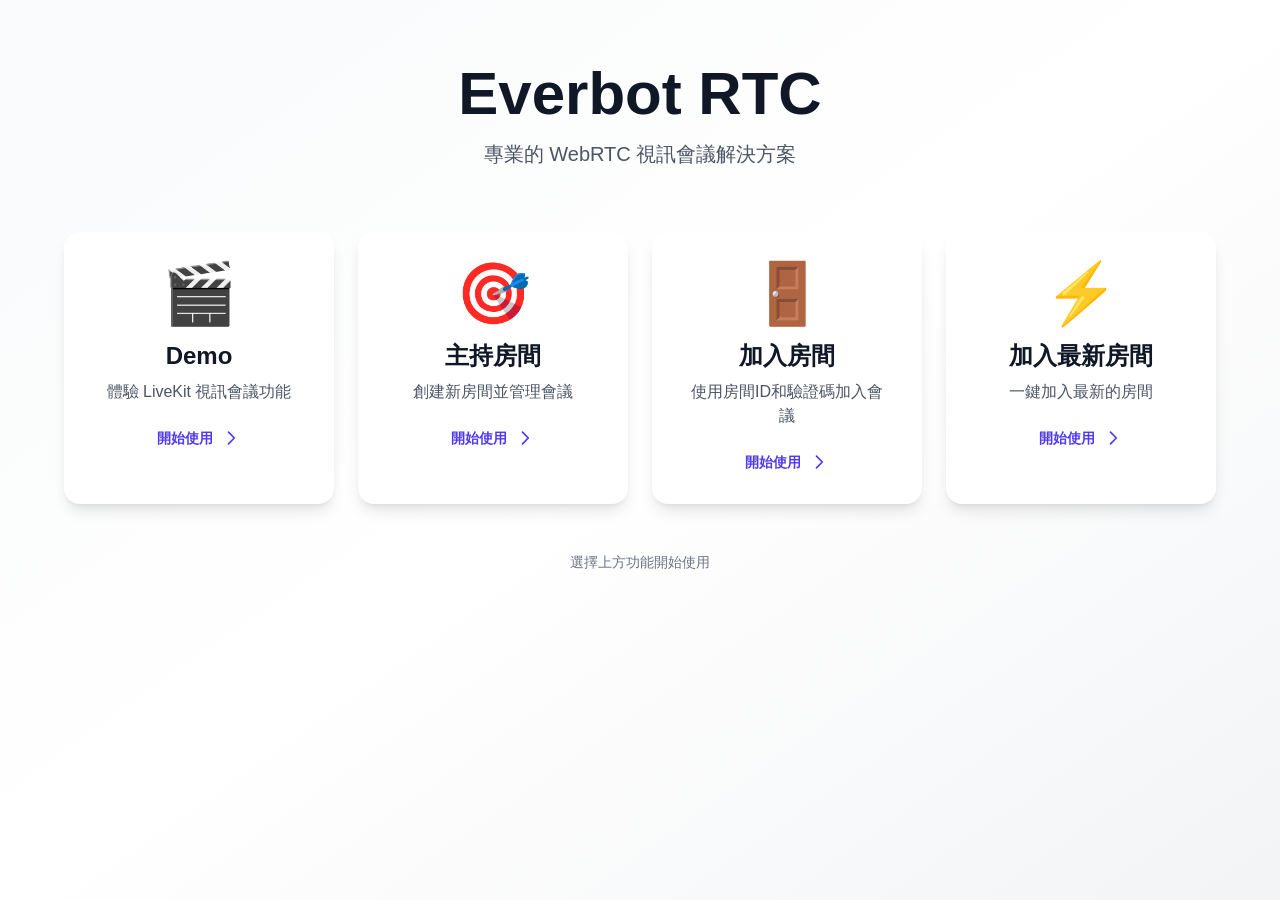
<file: docs/index.html>
<!DOCTYPE html><html lang="zh-TW"><head><meta charset="utf-8"/><meta name="viewport" content="width=device-width, initial-scale=1"/>
<title>Everbot RTC</title><meta name="description" content="Everbot RTC"/><link rel="icon" href="favicon.ico"/><link rel="stylesheet" href="style.css"/>
<style>@media (min-width:768px){.cards-4{grid-template-columns:repeat(2,minmax(0,1fr))}}@media (min-width:1024px){.cards-4{grid-template-columns:repeat(4,minmax(0,1fr))}}.latest-bg{background:linear-gradient(to bottom right,#f97316,#ea580c)}</style></head>
<body class="geist_a71539c9-module__T19VSG__variable geist_mono_8d43a2aa-module__8Li5zG__variable antialiased"><div class="min-h-screen bg-gradient-to-br from-gray-50 via-white to-gray-100"><div class="container mx-auto px-4 py-16"><div class="text-center mb-16"><h1 class="text-5xl md:text-6xl font-bold text-gray-900 mb-4">Everbot RTC</h1><p class="text-xl text-gray-600 max-w-2xl mx-auto">專業的 WebRTC 視訊會議解決方案</p></div><div class="mx-auto grid grid-cols-1 cards-4 gap-6 mb-12" style="max-width:72rem"><a class="group relative overflow-hidden rounded-2xl bg-white shadow-lg hover:shadow-xl transition-all duration-300 transform hover:-translate-y-2" href="https://demo-rtc.everbot.com.tw/demo"><div class="absolute inset-0 bg-gradient-to-br from-blue-500 to-blue-600 hover:from-blue-600 hover:to-blue-700 opacity-0 group-hover:opacity-100 transition-opacity duration-300"></div><div class="relative p-8 h-full flex flex-col items-center text-center"><div class="text-6xl mb-4 transform group-hover:scale-110 transition-transform duration-300">🎬</div><h2 class="text-2xl font-bold text-gray-900 mb-2 group-hover:text-white transition-colors duration-300">Demo</h2><p class="text-gray-600 group-hover:text-white/90 transition-colors duration-300">體驗 LiveKit 視訊會議功能</p><div class="mt-6 flex items-center text-indigo-600 group-hover:text-white transition-colors duration-300"><span class="text-sm font-semibold">開始使用</span><svg class="w-5 h-5 ml-2 transform group-hover:translate-x-1 transition-transform duration-300" fill="none" stroke="currentColor" viewBox="0 0 24 24"><path stroke-linecap="round" stroke-linejoin="round" stroke-width="2" d="M9 5l7 7-7 7"></path></svg></div></div></a><a class="group relative overflow-hidden rounded-2xl bg-white shadow-lg hover:shadow-xl transition-all duration-300 transform hover:-translate-y-2" href="https://demo-rtc.everbot.com.tw/host"><div class="absolute inset-0 bg-gradient-to-br from-purple-500 to-purple-600 hover:from-purple-600 hover:to-purple-700 opacity-0 group-hover:opacity-100 transition-opacity duration-300"></div><div class="relative p-8 h-full flex flex-col items-center text-center"><div class="text-6xl mb-4 transform group-hover:scale-110 transition-transform duration-300">🎯</div><h2 class="text-2xl font-bold text-gray-900 mb-2 group-hover:text-white transition-colors duration-300">主持房間</h2><p class="text-gray-600 group-hover:text-white/90 transition-colors duration-300">創建新房間並管理會議</p><div class="mt-6 flex items-center text-indigo-600 group-hover:text-white transition-colors duration-300"><span class="text-sm font-semibold">開始使用</span><svg class="w-5 h-5 ml-2 transform group-hover:translate-x-1 transition-transform duration-300" fill="none" stroke="currentColor" viewBox="0 0 24 24"><path stroke-linecap="round" stroke-linejoin="round" stroke-width="2" d="M9 5l7 7-7 7"></path></svg></div></div></a><a class="group relative overflow-hidden rounded-2xl bg-white shadow-lg hover:shadow-xl transition-all duration-300 transform hover:-translate-y-2" href="https://demo-rtc.everbot.com.tw/join"><div class="absolute inset-0 bg-gradient-to-br from-green-500 to-green-600 hover:from-green-600 hover:to-green-700 opacity-0 group-hover:opacity-100 transition-opacity duration-300"></div><div class="relative p-8 h-full flex flex-col items-center text-center"><div class="text-6xl mb-4 transform group-hover:scale-110 transition-transform duration-300">🚪</div><h2 class="text-2xl font-bold text-gray-900 mb-2 group-hover:text-white transition-colors duration-300">加入房間</h2><p class="text-gray-600 group-hover:text-white/90 transition-colors duration-300">使用房間ID和驗證碼加入會議</p><div class="mt-6 flex items-center text-indigo-600 group-hover:text-white transition-colors duration-300"><span class="text-sm font-semibold">開始使用</span><svg class="w-5 h-5 ml-2 transform group-hover:translate-x-1 transition-transform duration-300" fill="none" stroke="currentColor" viewBox="0 0 24 24"><path stroke-linecap="round" stroke-linejoin="round" stroke-width="2" d="M9 5l7 7-7 7"></path></svg></div></div></a><a class="group relative overflow-hidden rounded-2xl bg-white shadow-lg hover:shadow-xl transition-all duration-300 transform hover:-translate-y-2" href="#" id="join-latest"><div class="absolute inset-0 bg-gradient-to-br latest-bg opacity-0 group-hover:opacity-100 transition-opacity duration-300"></div><div class="relative p-8 h-full flex flex-col items-center text-center"><div class="text-6xl mb-4 transform group-hover:scale-110 transition-transform duration-300">⚡</div><h2 class="text-2xl font-bold text-gray-900 mb-2 group-hover:text-white transition-colors duration-300">加入最新房間</h2><p id="latest-msg" class="text-gray-600 group-hover:text-white/90 transition-colors duration-300">一鍵加入最新的房間</p><div class="mt-6 flex items-center text-indigo-600 group-hover:text-white transition-colors duration-300"><span class="text-sm font-semibold">開始使用</span><svg class="w-5 h-5 ml-2 transform group-hover:translate-x-1 transition-transform duration-300" fill="none" stroke="currentColor" viewBox="0 0 24 24"><path stroke-linecap="round" stroke-linejoin="round" stroke-width="2" d="M9 5l7 7-7 7"></path></svg></div></div></a></div><div class="text-center text-gray-500 text-sm"><p>選擇上方功能開始使用</p></div></div></div><!--$--><!--/$-->
<script src="app.js"></script></body></html>
</file>
<file: docs/style.css>
@font-face{font-family:Geist;font-style:normal;font-weight:100 900;font-display:swap;src:url(media/fef07dbb0973bf53-s.518e079e.woff2)format("woff2");unicode-range:U+460-52F,U+1C80-1C8A,U+20B4,U+2DE0-2DFF,U+A640-A69F,U+FE2E-FE2F}@font-face{font-family:Geist;font-style:normal;font-weight:100 900;font-display:swap;src:url(media/8a480f0b521d4e75-s.ea323500.woff2)format("woff2");unicode-range:U+301,U+400-45F,U+490-491,U+4B0-4B1,U+2116}@font-face{font-family:Geist;font-style:normal;font-weight:100 900;font-display:swap;src:url(media/53b9e256198e5412-s.853d50a3.woff2)format("woff2");unicode-range:U+102-103,U+110-111,U+128-129,U+168-169,U+1A0-1A1,U+1AF-1B0,U+300-301,U+303-304,U+308-309,U+323,U+329,U+1EA0-1EF9,U+20AB}@font-face{font-family:Geist;font-style:normal;font-weight:100 900;font-display:swap;src:url(media/7178b3e590c64307-s.55554cd0.woff2)format("woff2");unicode-range:U+100-2BA,U+2BD-2C5,U+2C7-2CC,U+2CE-2D7,U+2DD-2FF,U+304,U+308,U+329,U+1D00-1DBF,U+1E00-1E9F,U+1EF2-1EFF,U+2020,U+20A0-20AB,U+20AD-20C0,U+2113,U+2C60-2C7F,U+A720-A7FF}@font-face{font-family:Geist;font-style:normal;font-weight:100 900;font-display:swap;src:url(media/caa3a2e1cccd8315-s.p.3b6cae6d.woff2)format("woff2");unicode-range:U+??,U+131,U+152-153,U+2BB-2BC,U+2C6,U+2DA,U+2DC,U+304,U+308,U+329,U+2000-206F,U+20AC,U+2122,U+2191,U+2193,U+2212,U+2215,U+FEFF,U+FFFD}@font-face{font-family:Geist Fallback;src:local(Arial);ascent-override:95.94%;descent-override:28.16%;line-gap-override:0.0%;size-adjust:104.76%}.geist_a71539c9-module__T19VSG__className{font-family:Geist,Geist Fallback;font-style:normal}.geist_a71539c9-module__T19VSG__variable{--font-geist-sans:"Geist","Geist Fallback"}
@font-face{font-family:Geist Mono;font-style:normal;font-weight:100 900;font-display:swap;src:url(media/5ce348bf30bf5439-s.56c1f21e.woff2)format("woff2");unicode-range:U+460-52F,U+1C80-1C8A,U+20B4,U+2DE0-2DFF,U+A640-A69F,U+FE2E-FE2F}@font-face{font-family:Geist Mono;font-style:normal;font-weight:100 900;font-display:swap;src:url(media/4fa387ec64143e14-s.3b336396.woff2)format("woff2");unicode-range:U+301,U+400-45F,U+490-491,U+4B0-4B1,U+2116}@font-face{font-family:Geist Mono;font-style:normal;font-weight:100 900;font-display:swap;src:url(media/6306c77e7c8268e4-s.e3369375.woff2)format("woff2");unicode-range:U+2000-2001,U+2004-2008,U+200A,U+23B8-23BD,U+2500-259F}@font-face{font-family:Geist Mono;font-style:normal;font-weight:100 900;font-display:swap;src:url(media/7d817b4c03b0c5f1-s.a40b9a8b.woff2)format("woff2");unicode-range:U+102-103,U+110-111,U+128-129,U+168-169,U+1A0-1A1,U+1AF-1B0,U+300-301,U+303-304,U+308-309,U+323,U+329,U+1EA0-1EF9,U+20AB}@font-face{font-family:Geist Mono;font-style:normal;font-weight:100 900;font-display:swap;src:url(media/bbc41e54d2fcbd21-s.fe42ddf4.woff2)format("woff2");unicode-range:U+100-2BA,U+2BD-2C5,U+2C7-2CC,U+2CE-2D7,U+2DD-2FF,U+304,U+308,U+329,U+1D00-1DBF,U+1E00-1E9F,U+1EF2-1EFF,U+2020,U+20A0-20AB,U+20AD-20C0,U+2113,U+2C60-2C7F,U+A720-A7FF}@font-face{font-family:Geist Mono;font-style:normal;font-weight:100 900;font-display:swap;src:url(media/797e433ab948586e-s.p.29207c2f.woff2)format("woff2");unicode-range:U+??,U+131,U+152-153,U+2BB-2BC,U+2C6,U+2DA,U+2DC,U+304,U+308,U+329,U+2000-206F,U+20AC,U+2122,U+2191,U+2193,U+2212,U+2215,U+FEFF,U+FFFD}@font-face{font-family:Geist Mono Fallback;src:local(Arial);ascent-override:74.67%;descent-override:21.92%;line-gap-override:0.0%;size-adjust:134.59%}.geist_mono_8d43a2aa-module__8Li5zG__className{font-family:Geist Mono,Geist Mono Fallback;font-style:normal}.geist_mono_8d43a2aa-module__8Li5zG__variable{--font-geist-mono:"Geist Mono","Geist Mono Fallback"}
@layer properties{@supports (((-webkit-hyphens:none)) and (not (margin-trim:inline))) or ((-moz-orient:inline) and (not (color:rgb(from red r g b)))){*,:before,:after,::backdrop{--tw-rotate-x:initial;--tw-rotate-y:initial;--tw-rotate-z:initial;--tw-skew-x:initial;--tw-skew-y:initial;--tw-space-y-reverse:0;--tw-border-style:solid;--tw-gradient-position:initial;--tw-gradient-from:#0000;--tw-gradient-via:#0000;--tw-gradient-to:#0000;--tw-gradient-stops:initial;--tw-gradient-via-stops:initial;--tw-gradient-from-position:0%;--tw-gradient-via-position:50%;--tw-gradient-to-position:100%;--tw-font-weight:initial;--tw-shadow:0 0 #0000;--tw-shadow-color:initial;--tw-shadow-alpha:100%;--tw-inset-shadow:0 0 #0000;--tw-inset-shadow-color:initial;--tw-inset-shadow-alpha:100%;--tw-ring-color:initial;--tw-ring-shadow:0 0 #0000;--tw-inset-ring-color:initial;--tw-inset-ring-shadow:0 0 #0000;--tw-ring-inset:initial;--tw-ring-offset-width:0px;--tw-ring-offset-color:#fff;--tw-ring-offset-shadow:0 0 #0000;--tw-duration:initial;--tw-translate-x:0;--tw-translate-y:0;--tw-translate-z:0;--tw-scale-x:1;--tw-scale-y:1;--tw-scale-z:1}}}@layer theme{:root,:host{--color-red-50:#fef2f2;--color-red-200:#ffcaca;--color-red-500:#fb2c36;--color-red-600:#e40014;--color-red-700:#bf000f;--color-green-50:#f0fdf4;--color-green-200:#b9f8cf;--color-green-500:#00c758;--color-green-600:#00a544;--color-green-700:#008138;--color-green-800:#016630;--color-blue-50:#eff6ff;--color-blue-200:#bedbff;--color-blue-500:#3080ff;--color-blue-600:#155dfc;--color-blue-700:#1447e6;--color-blue-800:#193cb8;--color-indigo-500:#625fff;--color-indigo-600:#4f39f6;--color-indigo-700:#432dd7;--color-purple-500:#ac4bff;--color-purple-600:#9810fa;--color-purple-700:#8200da;--color-gray-50:#f9fafb;--color-gray-100:#f3f4f6;--color-gray-200:#e5e7eb;--color-gray-300:#d1d5dc;--color-gray-400:#99a1af;--color-gray-500:#6a7282;--color-gray-600:#4a5565;--color-gray-700:#364153;--color-gray-900:#101828;--color-black:#000;--color-white:#fff;--spacing:.25rem;--container-md:28rem;--container-2xl:42rem;--container-5xl:64rem;--text-sm:.875rem;--text-sm--line-height:calc(1.25/.875);--text-lg:1.125rem;--text-lg--line-height:calc(1.75/1.125);--text-xl:1.25rem;--text-xl--line-height:calc(1.75/1.25);--text-2xl:1.5rem;--text-2xl--line-height:calc(2/1.5);--text-3xl:1.875rem;--text-3xl--line-height:calc(2.25/1.875);--text-5xl:3rem;--text-5xl--line-height:1;--text-6xl:3.75rem;--text-6xl--line-height:1;--font-weight-medium:500;--font-weight-semibold:600;--font-weight-bold:700;--radius-md:.375rem;--radius-lg:.5rem;--radius-2xl:1rem;--animate-spin:spin 1s linear infinite;--animate-pulse:pulse 2s cubic-bezier(.4,0,.6,1)infinite;--default-transition-duration:.15s;--default-transition-timing-function:cubic-bezier(.4,0,.2,1);--default-font-family:var(--font-geist-sans);--default-mono-font-family:var(--font-geist-mono)}@supports (color:lab(0% 0 0)){:root,:host{--color-red-50:lab(96.5005% 4.18508 1.52328);--color-red-200:lab(86.017% 19.8815 7.75869);--color-red-500:lab(55.4814% 75.0732 48.8528);--color-red-600:lab(48.4493% 77.4328 61.5452);--color-red-700:lab(40.4273% 67.2623 53.7441);--color-green-50:lab(98.1563% -5.60117 2.75915);--color-green-200:lab(92.4222% -26.4702 12.9427);--color-green-500:lab(70.5521% -66.5147 45.8073);--color-green-600:lab(59.0978% -58.6621 41.2579);--color-green-700:lab(47.0329% -47.0239 31.4788);--color-green-800:lab(37.4616% -36.7971 22.9692);--color-blue-50:lab(96.492% -1.14644 -5.11479);--color-blue-200:lab(86.15% -4.04379 -21.0797);--color-blue-500:lab(54.1736% 13.3369 -74.6839);--color-blue-600:lab(44.0605% 29.0279 -86.0352);--color-blue-700:lab(36.9089% 35.0961 -85.6872);--color-blue-800:lab(30.2514% 27.7853 -70.2699);--color-indigo-500:lab(48.295% 38.3129 -81.9673);--color-indigo-600:lab(38.4009% 52.6132 -92.3857);--color-indigo-700:lab(32.4486% 49.2217 -84.6695);--color-purple-500:lab(52.0183% 66.11 -78.2316);--color-purple-600:lab(43.0295% 75.21 -86.5669);--color-purple-700:lab(36.1758% 69.8525 -80.0381);--color-gray-50:lab(98.2596% -.247031 -.706708);--color-gray-100:lab(96.1596% -.0823438 -1.13575);--color-gray-200:lab(91.6229% -.159115 -2.26791);--color-gray-300:lab(85.1236% -.612259 -3.7138);--color-gray-400:lab(65.9269% -.832707 -8.17473);--color-gray-500:lab(47.7841% -.393182 -10.0268);--color-gray-600:lab(35.6337% -1.58697 -10.8425);--color-gray-700:lab(27.1134% -.956401 -12.3224);--color-gray-900:lab(8.11897% .811279 -12.254)}}}@layer base{*,:after,:before,::backdrop{box-sizing:border-box;border:0 solid;margin:0;padding:0}::file-selector-button{box-sizing:border-box;border:0 solid;margin:0;padding:0}html,:host{-webkit-text-size-adjust:100%;tab-size:4;line-height:1.5;font-family:var(--default-font-family,ui-sans-serif,system-ui,sans-serif,"Apple Color Emoji","Segoe UI Emoji","Segoe UI Symbol","Noto Color Emoji");font-feature-settings:var(--default-font-feature-settings,normal);font-variation-settings:var(--default-font-variation-settings,normal);-webkit-tap-highlight-color:transparent}hr{height:0;color:inherit;border-top-width:1px}abbr:where([title]){-webkit-text-decoration:underline dotted;text-decoration:underline dotted}h1,h2,h3,h4,h5,h6{font-size:inherit;font-weight:inherit}a{color:inherit;-webkit-text-decoration:inherit;-webkit-text-decoration:inherit;-webkit-text-decoration:inherit;-webkit-text-decoration:inherit;text-decoration:inherit}b,strong{font-weight:bolder}code,kbd,samp,pre{font-family:var(--default-mono-font-family,ui-monospace,SFMono-Regular,Menlo,Monaco,Consolas,"Liberation Mono","Courier New",monospace);font-feature-settings:var(--default-mono-font-feature-settings,normal);font-variation-settings:var(--default-mono-font-variation-settings,normal);font-size:1em}small{font-size:80%}sub,sup{vertical-align:baseline;font-size:75%;line-height:0;position:relative}sub{bottom:-.25em}sup{top:-.5em}table{text-indent:0;border-color:inherit;border-collapse:collapse}:-moz-focusring{outline:auto}progress{vertical-align:baseline}summary{display:list-item}ol,ul,menu{list-style:none}img,svg,video,canvas,audio,iframe,embed,object{vertical-align:middle;display:block}img,video{max-width:100%;height:auto}button,input,select,optgroup,textarea{font:inherit;font-feature-settings:inherit;font-variation-settings:inherit;letter-spacing:inherit;color:inherit;opacity:1;background-color:#0000;border-radius:0}::file-selector-button{font:inherit;font-feature-settings:inherit;font-variation-settings:inherit;letter-spacing:inherit;color:inherit;opacity:1;background-color:#0000;border-radius:0}:where(select:is([multiple],[size])) optgroup{font-weight:bolder}:where(select:is([multiple],[size])) optgroup option{padding-inline-start:20px}::file-selector-button{margin-inline-end:4px}::placeholder{opacity:1}@supports (not ((-webkit-appearance:-apple-pay-button))) or (contain-intrinsic-size:1px){::placeholder{color:currentColor}@supports (color:color-mix(in lab, red, red)){::placeholder{color:color-mix(in oklab,currentcolor 50%,transparent)}}}textarea{resize:vertical}::-webkit-search-decoration{-webkit-appearance:none}::-webkit-date-and-time-value{min-height:1lh;text-align:inherit}::-webkit-datetime-edit{display:inline-flex}::-webkit-datetime-edit-fields-wrapper{padding:0}::-webkit-datetime-edit{padding-block:0}::-webkit-datetime-edit-year-field{padding-block:0}::-webkit-datetime-edit-month-field{padding-block:0}::-webkit-datetime-edit-day-field{padding-block:0}::-webkit-datetime-edit-hour-field{padding-block:0}::-webkit-datetime-edit-minute-field{padding-block:0}::-webkit-datetime-edit-second-field{padding-block:0}::-webkit-datetime-edit-millisecond-field{padding-block:0}::-webkit-datetime-edit-meridiem-field{padding-block:0}::-webkit-calendar-picker-indicator{line-height:1}:-moz-ui-invalid{box-shadow:none}button,input:where([type=button],[type=reset],[type=submit]){appearance:button}::file-selector-button{appearance:button}::-webkit-inner-spin-button{height:auto}::-webkit-outer-spin-button{height:auto}[hidden]:where(:not([hidden=until-found])){display:none!important}}@layer components;@layer utilities{.pointer-events-none{pointer-events:none}.absolute{position:absolute}.relative{position:relative}.inset-0{inset:calc(var(--spacing)*0)}.top-4{top:calc(var(--spacing)*4)}.right-4{right:calc(var(--spacing)*4)}.z-10{z-index:10}.container{width:100%}@media (min-width:40rem){.container{max-width:40rem}}@media (min-width:48rem){.container{max-width:48rem}}@media (min-width:64rem){.container{max-width:64rem}}@media (min-width:80rem){.container{max-width:80rem}}@media (min-width:96rem){.container{max-width:96rem}}.mx-auto{margin-inline:auto}.mt-1{margin-top:calc(var(--spacing)*1)}.mt-2{margin-top:calc(var(--spacing)*2)}.mt-4{margin-top:calc(var(--spacing)*4)}.mt-6{margin-top:calc(var(--spacing)*6)}.mb-1{margin-bottom:calc(var(--spacing)*1)}.mb-2{margin-bottom:calc(var(--spacing)*2)}.mb-3{margin-bottom:calc(var(--spacing)*3)}.mb-4{margin-bottom:calc(var(--spacing)*4)}.mb-8{margin-bottom:calc(var(--spacing)*8)}.mb-12{margin-bottom:calc(var(--spacing)*12)}.mb-16{margin-bottom:calc(var(--spacing)*16)}.ml-2{margin-left:calc(var(--spacing)*2)}.block{display:block}.flex{display:flex}.grid{display:grid}.h-2{height:calc(var(--spacing)*2)}.h-5{height:calc(var(--spacing)*5)}.h-12{height:calc(var(--spacing)*12)}.h-64{height:calc(var(--spacing)*64)}.h-full{height:100%}.h-screen{height:100vh}.min-h-screen{min-height:100vh}.w-2{width:calc(var(--spacing)*2)}.w-5{width:calc(var(--spacing)*5)}.w-12{width:calc(var(--spacing)*12)}.w-full{width:100%}.max-w-2xl{max-width:var(--container-2xl)}.max-w-5xl{max-width:var(--container-5xl)}.max-w-md{max-width:var(--container-md)}.flex-1{flex:1}.transform{transform:var(--tw-rotate-x,)var(--tw-rotate-y,)var(--tw-rotate-z,)var(--tw-skew-x,)var(--tw-skew-y,)}.animate-pulse{animation:var(--animate-pulse)}.animate-spin{animation:var(--animate-spin)}.grid-cols-1{grid-template-columns:repeat(1,minmax(0,1fr))}.flex-col{flex-direction:column}.items-center{align-items:center}.justify-center{justify-content:center}.gap-2{gap:calc(var(--spacing)*2)}.gap-3{gap:calc(var(--spacing)*3)}.gap-6{gap:calc(var(--spacing)*6)}:where(.space-y-2>:not(:last-child)){--tw-space-y-reverse:0;margin-block-start:calc(calc(var(--spacing)*2)*var(--tw-space-y-reverse));margin-block-end:calc(calc(var(--spacing)*2)*calc(1 - var(--tw-space-y-reverse)))}:where(.space-y-3>:not(:last-child)){--tw-space-y-reverse:0;margin-block-start:calc(calc(var(--spacing)*3)*var(--tw-space-y-reverse));margin-block-end:calc(calc(var(--spacing)*3)*calc(1 - var(--tw-space-y-reverse)))}:where(.space-y-4>:not(:last-child)){--tw-space-y-reverse:0;margin-block-start:calc(calc(var(--spacing)*4)*var(--tw-space-y-reverse));margin-block-end:calc(calc(var(--spacing)*4)*calc(1 - var(--tw-space-y-reverse)))}:where(.space-y-6>:not(:last-child)){--tw-space-y-reverse:0;margin-block-start:calc(calc(var(--spacing)*6)*var(--tw-space-y-reverse));margin-block-end:calc(calc(var(--spacing)*6)*calc(1 - var(--tw-space-y-reverse)))}.overflow-hidden{overflow:hidden}.rounded-2xl{border-radius:var(--radius-2xl)}.rounded-full{border-radius:3.40282e38px}.rounded-lg{border-radius:var(--radius-lg)}.rounded-md{border-radius:var(--radius-md)}.border{border-style:var(--tw-border-style);border-width:1px}.border-t{border-top-style:var(--tw-border-style);border-top-width:1px}.border-b-2{border-bottom-style:var(--tw-border-style);border-bottom-width:2px}.border-blue-200{border-color:var(--color-blue-200)}.border-gray-200{border-color:var(--color-gray-200)}.border-gray-300{border-color:var(--color-gray-300)}.border-green-200{border-color:var(--color-green-200)}.border-indigo-600{border-color:var(--color-indigo-600)}.border-red-200{border-color:var(--color-red-200)}.border-transparent{border-color:#0000}.bg-black{background-color:var(--color-black)}.bg-black\/60{background-color:#0009}@supports (color:color-mix(in lab, red, red)){.bg-black\/60{background-color:color-mix(in oklab,var(--color-black)60%,transparent)}}.bg-blue-50{background-color:var(--color-blue-50)}.bg-blue-600{background-color:var(--color-blue-600)}.bg-gray-50{background-color:var(--color-gray-50)}.bg-gray-100{background-color:var(--color-gray-100)}.bg-green-50{background-color:var(--color-green-50)}.bg-green-600{background-color:var(--color-green-600)}.bg-indigo-600{background-color:var(--color-indigo-600)}.bg-red-50{background-color:var(--color-red-50)}.bg-red-500{background-color:var(--color-red-500)}.bg-white{background-color:var(--color-white)}.bg-gradient-to-br{--tw-gradient-position:to bottom right in oklab;background-image:linear-gradient(var(--tw-gradient-stops))}.from-blue-500{--tw-gradient-from:var(--color-blue-500);--tw-gradient-stops:var(--tw-gradient-via-stops,var(--tw-gradient-position),var(--tw-gradient-from)var(--tw-gradient-from-position),var(--tw-gradient-to)var(--tw-gradient-to-position))}.from-gray-50{--tw-gradient-from:var(--color-gray-50);--tw-gradient-stops:var(--tw-gradient-via-stops,var(--tw-gradient-position),var(--tw-gradient-from)var(--tw-gradient-from-position),var(--tw-gradient-to)var(--tw-gradient-to-position))}.from-green-500{--tw-gradient-from:var(--color-green-500);--tw-gradient-stops:var(--tw-gradient-via-stops,var(--tw-gradient-position),var(--tw-gradient-from)var(--tw-gradient-from-position),var(--tw-gradient-to)var(--tw-gradient-to-position))}.from-purple-500{--tw-gradient-from:var(--color-purple-500);--tw-gradient-stops:var(--tw-gradient-via-stops,var(--tw-gradient-position),var(--tw-gradient-from)var(--tw-gradient-from-position),var(--tw-gradient-to)var(--tw-gradient-to-position))}.via-white{--tw-gradient-via:var(--color-white);--tw-gradient-via-stops:var(--tw-gradient-position),var(--tw-gradient-from)var(--tw-gradient-from-position),var(--tw-gradient-via)var(--tw-gradient-via-position),var(--tw-gradient-to)var(--tw-gradient-to-position);--tw-gradient-stops:var(--tw-gradient-via-stops)}.to-blue-600{--tw-gradient-to:var(--color-blue-600);--tw-gradient-stops:var(--tw-gradient-via-stops,var(--tw-gradient-position),var(--tw-gradient-from)var(--tw-gradient-from-position),var(--tw-gradient-to)var(--tw-gradient-to-position))}.to-gray-100{--tw-gradient-to:var(--color-gray-100);--tw-gradient-stops:var(--tw-gradient-via-stops,var(--tw-gradient-position),var(--tw-gradient-from)var(--tw-gradient-from-position),var(--tw-gradient-to)var(--tw-gradient-to-position))}.to-green-600{--tw-gradient-to:var(--color-green-600);--tw-gradient-stops:var(--tw-gradient-via-stops,var(--tw-gradient-position),var(--tw-gradient-from)var(--tw-gradient-from-position),var(--tw-gradient-to)var(--tw-gradient-to-position))}.to-purple-600{--tw-gradient-to:var(--color-purple-600);--tw-gradient-stops:var(--tw-gradient-via-stops,var(--tw-gradient-position),var(--tw-gradient-from)var(--tw-gradient-from-position),var(--tw-gradient-to)var(--tw-gradient-to-position))}.p-4{padding:calc(var(--spacing)*4)}.p-6{padding:calc(var(--spacing)*6)}.p-8{padding:calc(var(--spacing)*8)}.px-3{padding-inline:calc(var(--spacing)*3)}.px-4{padding-inline:calc(var(--spacing)*4)}.py-1\.5{padding-block:calc(var(--spacing)*1.5)}.py-2{padding-block:calc(var(--spacing)*2)}.py-3{padding-block:calc(var(--spacing)*3)}.py-12{padding-block:calc(var(--spacing)*12)}.py-16{padding-block:calc(var(--spacing)*16)}.pt-4{padding-top:calc(var(--spacing)*4)}.text-center{text-align:center}.font-mono{font-family:var(--font-geist-mono)}.text-2xl{font-size:var(--text-2xl);line-height:var(--tw-leading,var(--text-2xl--line-height))}.text-3xl{font-size:var(--text-3xl);line-height:var(--tw-leading,var(--text-3xl--line-height))}.text-5xl{font-size:var(--text-5xl);line-height:var(--tw-leading,var(--text-5xl--line-height))}.text-6xl{font-size:var(--text-6xl);line-height:var(--tw-leading,var(--text-6xl--line-height))}.text-lg{font-size:var(--text-lg);line-height:var(--tw-leading,var(--text-lg--line-height))}.text-sm{font-size:var(--text-sm);line-height:var(--tw-leading,var(--text-sm--line-height))}.text-xl{font-size:var(--text-xl);line-height:var(--tw-leading,var(--text-xl--line-height))}.font-bold{--tw-font-weight:var(--font-weight-bold);font-weight:var(--font-weight-bold)}.font-medium{--tw-font-weight:var(--font-weight-medium);font-weight:var(--font-weight-medium)}.font-semibold{--tw-font-weight:var(--font-weight-semibold);font-weight:var(--font-weight-semibold)}.text-blue-800{color:var(--color-blue-800)}.text-gray-500{color:var(--color-gray-500)}.text-gray-600{color:var(--color-gray-600)}.text-gray-700{color:var(--color-gray-700)}.text-gray-900{color:var(--color-gray-900)}.text-green-800{color:var(--color-green-800)}.text-indigo-600{color:var(--color-indigo-600)}.text-red-600{color:var(--color-red-600)}.text-red-700{color:var(--color-red-700)}.text-white{color:var(--color-white)}.antialiased{-webkit-font-smoothing:antialiased;-moz-osx-font-smoothing:grayscale}.opacity-0{opacity:0}.shadow-lg{--tw-shadow:0 10px 15px -3px var(--tw-shadow-color,#0000001a),0 4px 6px -4px var(--tw-shadow-color,#0000001a);box-shadow:var(--tw-inset-shadow),var(--tw-inset-ring-shadow),var(--tw-ring-offset-shadow),var(--tw-ring-shadow),var(--tw-shadow)}.shadow-md{--tw-shadow:0 4px 6px -1px var(--tw-shadow-color,#0000001a),0 2px 4px -2px var(--tw-shadow-color,#0000001a);box-shadow:var(--tw-inset-shadow),var(--tw-inset-ring-shadow),var(--tw-ring-offset-shadow),var(--tw-ring-shadow),var(--tw-shadow)}.shadow-sm{--tw-shadow:0 1px 3px 0 var(--tw-shadow-color,#0000001a),0 1px 2px -1px var(--tw-shadow-color,#0000001a);box-shadow:var(--tw-inset-shadow),var(--tw-inset-ring-shadow),var(--tw-ring-offset-shadow),var(--tw-ring-shadow),var(--tw-shadow)}.transition-all{transition-property:all;transition-timing-function:var(--tw-ease,var(--default-transition-timing-function));transition-duration:var(--tw-duration,var(--default-transition-duration))}.transition-colors{transition-property:color,background-color,border-color,outline-color,text-decoration-color,fill,stroke,--tw-gradient-from,--tw-gradient-via,--tw-gradient-to;transition-timing-function:var(--tw-ease,var(--default-transition-timing-function));transition-duration:var(--tw-duration,var(--default-transition-duration))}.transition-opacity{transition-property:opacity;transition-timing-function:var(--tw-ease,var(--default-transition-timing-function));transition-duration:var(--tw-duration,var(--default-transition-duration))}.transition-transform{transition-property:transform,translate,scale,rotate;transition-timing-function:var(--tw-ease,var(--default-transition-timing-function));transition-duration:var(--tw-duration,var(--default-transition-duration))}.duration-300{--tw-duration:.3s;transition-duration:.3s}@media (hover:hover){.group-hover\:translate-x-1:is(:where(.group):hover *){--tw-translate-x:calc(var(--spacing)*1);translate:var(--tw-translate-x)var(--tw-translate-y)}.group-hover\:scale-110:is(:where(.group):hover *){--tw-scale-x:110%;--tw-scale-y:110%;--tw-scale-z:110%;scale:var(--tw-scale-x)var(--tw-scale-y)}.group-hover\:text-white:is(:where(.group):hover *){color:var(--color-white)}.group-hover\:text-white\/90:is(:where(.group):hover *){color:#ffffffe6}@supports (color:color-mix(in lab, red, red)){.group-hover\:text-white\/90:is(:where(.group):hover *){color:color-mix(in oklab,var(--color-white)90%,transparent)}}.group-hover\:opacity-100:is(:where(.group):hover *){opacity:1}}.placeholder\:text-gray-400::placeholder{color:var(--color-gray-400)}@media (hover:hover){.hover\:-translate-y-2:hover{--tw-translate-y:calc(var(--spacing)*-2);translate:var(--tw-translate-x)var(--tw-translate-y)}.hover\:bg-blue-700:hover{background-color:var(--color-blue-700)}.hover\:bg-gray-50:hover{background-color:var(--color-gray-50)}.hover\:bg-gray-200:hover{background-color:var(--color-gray-200)}.hover\:bg-green-700:hover{background-color:var(--color-green-700)}.hover\:bg-indigo-700:hover{background-color:var(--color-indigo-700)}.hover\:from-blue-600:hover{--tw-gradient-from:var(--color-blue-600);--tw-gradient-stops:var(--tw-gradient-via-stops,var(--tw-gradient-position),var(--tw-gradient-from)var(--tw-gradient-from-position),var(--tw-gradient-to)var(--tw-gradient-to-position))}.hover\:from-green-600:hover{--tw-gradient-from:var(--color-green-600);--tw-gradient-stops:var(--tw-gradient-via-stops,var(--tw-gradient-position),var(--tw-gradient-from)var(--tw-gradient-from-position),var(--tw-gradient-to)var(--tw-gradient-to-position))}.hover\:from-purple-600:hover{--tw-gradient-from:var(--color-purple-600);--tw-gradient-stops:var(--tw-gradient-via-stops,var(--tw-gradient-position),var(--tw-gradient-from)var(--tw-gradient-from-position),var(--tw-gradient-to)var(--tw-gradient-to-position))}.hover\:to-blue-700:hover{--tw-gradient-to:var(--color-blue-700);--tw-gradient-stops:var(--tw-gradient-via-stops,var(--tw-gradient-position),var(--tw-gradient-from)var(--tw-gradient-from-position),var(--tw-gradient-to)var(--tw-gradient-to-position))}.hover\:to-green-700:hover{--tw-gradient-to:var(--color-green-700);--tw-gradient-stops:var(--tw-gradient-via-stops,var(--tw-gradient-position),var(--tw-gradient-from)var(--tw-gradient-from-position),var(--tw-gradient-to)var(--tw-gradient-to-position))}.hover\:to-purple-700:hover{--tw-gradient-to:var(--color-purple-700);--tw-gradient-stops:var(--tw-gradient-via-stops,var(--tw-gradient-position),var(--tw-gradient-from)var(--tw-gradient-from-position),var(--tw-gradient-to)var(--tw-gradient-to-position))}.hover\:text-gray-900:hover{color:var(--color-gray-900)}.hover\:shadow-xl:hover{--tw-shadow:0 20px 25px -5px var(--tw-shadow-color,#0000001a),0 8px 10px -6px var(--tw-shadow-color,#0000001a);box-shadow:var(--tw-inset-shadow),var(--tw-inset-ring-shadow),var(--tw-ring-offset-shadow),var(--tw-ring-shadow),var(--tw-shadow)}}.focus\:border-indigo-500:focus{border-color:var(--color-indigo-500)}.focus\:ring-2:focus{--tw-ring-shadow:var(--tw-ring-inset,)0 0 0 calc(2px + var(--tw-ring-offset-width))var(--tw-ring-color,currentcolor);box-shadow:var(--tw-inset-shadow),var(--tw-inset-ring-shadow),var(--tw-ring-offset-shadow),var(--tw-ring-shadow),var(--tw-shadow)}.focus\:ring-indigo-500:focus{--tw-ring-color:var(--color-indigo-500)}.focus\:ring-offset-2:focus{--tw-ring-offset-width:2px;--tw-ring-offset-shadow:var(--tw-ring-inset,)0 0 0 var(--tw-ring-offset-width)var(--tw-ring-offset-color)}.focus\:outline-none:focus{--tw-outline-style:none;outline-style:none}.disabled\:cursor-not-allowed:disabled{cursor:not-allowed}.disabled\:opacity-50:disabled{opacity:.5}@media (min-width:40rem){.sm\:px-6{padding-inline:calc(var(--spacing)*6)}}@media (min-width:48rem){.md\:grid-cols-3{grid-template-columns:repeat(3,minmax(0,1fr))}.md\:text-6xl{font-size:var(--text-6xl);line-height:var(--tw-leading,var(--text-6xl--line-height))}}@media (min-width:64rem){.lg\:px-8{padding-inline:calc(var(--spacing)*8)}}}:root{--background:#fff;--foreground:#171717}@media (prefers-color-scheme:dark){:root{--background:#0a0a0a;--foreground:#ededed}}body{background:var(--background);color:var(--foreground);font-family:Arial,Helvetica,sans-serif}@property --tw-rotate-x{syntax:"*";inherits:false}@property --tw-rotate-y{syntax:"*";inherits:false}@property --tw-rotate-z{syntax:"*";inherits:false}@property --tw-skew-x{syntax:"*";inherits:false}@property --tw-skew-y{syntax:"*";inherits:false}@property --tw-space-y-reverse{syntax:"*";inherits:false;initial-value:0}@property --tw-border-style{syntax:"*";inherits:false;initial-value:solid}@property --tw-gradient-position{syntax:"*";inherits:false}@property --tw-gradient-from{syntax:"<color>";inherits:false;initial-value:#0000}@property --tw-gradient-via{syntax:"<color>";inherits:false;initial-value:#0000}@property --tw-gradient-to{syntax:"<color>";inherits:false;initial-value:#0000}@property --tw-gradient-stops{syntax:"*";inherits:false}@property --tw-gradient-via-stops{syntax:"*";inherits:false}@property --tw-gradient-from-position{syntax:"<length-percentage>";inherits:false;initial-value:0%}@property --tw-gradient-via-position{syntax:"<length-percentage>";inherits:false;initial-value:50%}@property --tw-gradient-to-position{syntax:"<length-percentage>";inherits:false;initial-value:100%}@property --tw-font-weight{syntax:"*";inherits:false}@property --tw-shadow{syntax:"*";inherits:false;initial-value:0 0 #0000}@property --tw-shadow-color{syntax:"*";inherits:false}@property --tw-shadow-alpha{syntax:"<percentage>";inherits:false;initial-value:100%}@property --tw-inset-shadow{syntax:"*";inherits:false;initial-value:0 0 #0000}@property --tw-inset-shadow-color{syntax:"*";inherits:false}@property --tw-inset-shadow-alpha{syntax:"<percentage>";inherits:false;initial-value:100%}@property --tw-ring-color{syntax:"*";inherits:false}@property --tw-ring-shadow{syntax:"*";inherits:false;initial-value:0 0 #0000}@property --tw-inset-ring-color{syntax:"*";inherits:false}@property --tw-inset-ring-shadow{syntax:"*";inherits:false;initial-value:0 0 #0000}@property --tw-ring-inset{syntax:"*";inherits:false}@property --tw-ring-offset-width{syntax:"<length>";inherits:false;initial-value:0}@property --tw-ring-offset-color{syntax:"*";inherits:false;initial-value:#fff}@property --tw-ring-offset-shadow{syntax:"*";inherits:false;initial-value:0 0 #0000}@property --tw-duration{syntax:"*";inherits:false}@property --tw-translate-x{syntax:"*";inherits:false;initial-value:0}@property --tw-translate-y{syntax:"*";inherits:false;initial-value:0}@property --tw-translate-z{syntax:"*";inherits:false;initial-value:0}@property --tw-scale-x{syntax:"*";inherits:false;initial-value:1}@property --tw-scale-y{syntax:"*";inherits:false;initial-value:1}@property --tw-scale-z{syntax:"*";inherits:false;initial-value:1}@keyframes spin{to{transform:rotate(360deg)}}@keyframes pulse{50%{opacity:.5}}
[data-lk-theme=default]{--lightningcss-light: ;--lightningcss-dark:initial;color-scheme:dark;--lk-bg:#111;--lk-bg2:#1e1e1e;--lk-bg3:#2b2b2b;--lk-bg4:#373737;--lk-bg5:#444;--lk-fg:#fff;--lk-fg2:#f5f5f5;--lk-fg3:#ebebeb;--lk-fg4:#e0e0e0;--lk-fg5:#d6d6d6;--lk-border-color:#ffffff1a;--lk-accent-fg:#fff;--lk-accent-bg:#1f8cf9;--lk-accent2:#3396fa;--lk-accent3:#47a0fa;--lk-accent4:#5babfb;--lk-danger-fg:#fff;--lk-danger:#f91f31;--lk-danger2:#fa3343;--lk-danger3:#fa4756;--lk-danger4:#fb5b68;--lk-success-fg:#fff;--lk-success:#1ff968;--lk-success2:#33fa75;--lk-success3:#47fa83;--lk-success4:#5bfb90;--lk-control-fg:var(--lk-fg);--lk-control-bg:var(--lk-bg2);--lk-control-hover-bg:var(--lk-bg3);--lk-control-active-bg:var(--lk-bg4);--lk-control-active-hover-bg:var(--lk-bg5);--lk-connection-excellent:#06db4d;--lk-connection-good:#f9b11f;--lk-connection-poor:#f91f31;--lk-font-family:system-ui,-apple-system,"Segoe UI",Roboto,Helvetica,Arial,sans-serif,"Apple Color Emoji","Segoe UI Emoji";--lk-font-size:16px;--lk-line-height:1.5;--lk-border-radius:.5rem;--lk-box-shadow:0 .5rem 1.5rem #00000026;--lk-drop-shadow:#fff3 0px 0px 24px;--lk-grid-gap:.5rem;--lk-control-bar-height:69px;--lk-chat-header-height:69px}.lk-button,.lk-start-audio-button,.lk-chat-toggle,.lk-disconnect-button{color:var(--lk-control-fg);background-image:none;background-color:var(--lk-control-bg);border-radius:var(--lk-border-radius);cursor:pointer;white-space:nowrap;border:0;justify-content:center;align-items:center;gap:.5rem;padding:.625rem 1rem;display:inline-flex;position:relative}.lk-button:not(:disabled):hover,.lk-start-audio-button:not(:disabled):hover,.lk-chat-toggle:not(:disabled):hover,.lk-disconnect-button:not(:disabled):hover{background-color:var(--lk-control-hover-bg)}.lk-button>svg,.lk-start-audio-button>svg,.lk-chat-toggle>svg,.lk-disconnect-button>svg{overflow:visible}.lk-button[aria-pressed=true],[aria-pressed=true].lk-start-audio-button,[aria-pressed=true].lk-chat-toggle,[aria-pressed=true].lk-disconnect-button{background-color:var(--lk-control-active-bg)}.lk-button[aria-pressed=true]:hover,[aria-pressed=true].lk-start-audio-button:hover,[aria-pressed=true].lk-chat-toggle:hover,[aria-pressed=true].lk-disconnect-button:hover{background-color:var(--lk-control-active-hover-bg)}.lk-button[data-lk-source=screen_share][data-lk-enabled=true],[data-lk-source=screen_share][data-lk-enabled=true].lk-start-audio-button,[data-lk-source=screen_share][data-lk-enabled=true].lk-chat-toggle,[data-lk-source=screen_share][data-lk-enabled=true].lk-disconnect-button{background-color:var(--lk-accent-bg)}.lk-button[data-lk-source=screen_share][data-lk-enabled=true]:hover,[data-lk-source=screen_share][data-lk-enabled=true].lk-start-audio-button:hover,[data-lk-source=screen_share][data-lk-enabled=true].lk-chat-toggle:hover,[data-lk-source=screen_share][data-lk-enabled=true].lk-disconnect-button:hover{background-color:var(--lk-accent2)}.lk-button:disabled,.lk-start-audio-button:disabled,.lk-chat-toggle:disabled,.lk-disconnect-button:disabled{opacity:.5}.lk-button-group{align-items:stretch;height:100%;display:inline-flex}.lk-button-group>.lk-button:first-child,.lk-button-group>.lk-start-audio-button:first-child,.lk-button-group>.lk-chat-toggle:first-child,.lk-button-group>.lk-disconnect-button:first-child{border-top-right-radius:0;border-bottom-right-radius:0}.lk-button-group-menu{flex-shrink:0;position:relative}.lk-button-group-menu>.lk-button,.lk-button-group-menu>.lk-start-audio-button,.lk-button-group-menu>.lk-chat-toggle,.lk-button-group-menu>.lk-disconnect-button{border-top-left-radius:0;border-bottom-left-radius:0;height:100%}.lk-button-group-menu>.lk-button:after,.lk-button-group-menu>.lk-start-audio-button:after,.lk-button-group-menu>.lk-chat-toggle:after,.lk-button-group-menu>.lk-disconnect-button:after{margin-left:0}.lk-button-menu:after{content:"";transform-origin:50%;border-bottom:.125em solid;border-left:.125em solid;width:.5em;height:.5em;margin-top:-.25rem;margin-left:.5rem;display:inline-block;transform:rotate(-45deg)}.lk-disconnect-button{color:var(--lk-danger);border:1px solid var(--lk-danger);font-weight:600}.lk-disconnect-button:not(:disabled):hover{--lk-control-hover-bg:var(--lk-danger2);color:var(--lk-danger-fg)}.lk-disconnect-button:not(:disabled):active{--lk-control-hover-bg:var(--lk-danger3);color:var(--lk-danger-fg)}.lk-chat-toggle{position:relative}.lk-chat-toggle[data-lk-unread-msgs]:not([data-lk-unread-msgs="0"]):after{content:attr(data-lk-unread-msgs);background:var(--lk-accent-bg);border-radius:50%;margin-top:.25rem;margin-left:.25rem;padding:.25rem;font-size:.5rem;line-height:.75;position:absolute;top:0;left:0}.lk-media-device-select:not(:last-child){border-bottom:1px solid var(--lk-border-color);margin-bottom:.75rem;padding-bottom:.5rem}.lk-media-device-select li:not(:last-child){margin-bottom:.25rem}.lk-media-device-select li>.lk-button{justify-content:start;width:100%;padding-block:.5rem}.lk-media-device-select li:not([data-lk-active=true])>.lk-button:not(:disabled):hover{background-color:var(--lk-bg3)}.lk-media-device-select [data-lk-active=false]>.lk-button:hover{cursor:pointer;background-color:#0000000d}.lk-media-device-select [data-lk-active=true]>.lk-button{color:var(--lk-accent-fg);background-color:var(--lk-accent-bg)}.lk-device-menu{z-index:5;white-space:nowrap;background-color:var(--lk-bg2);border:1px solid var(--lk-border-color);width:max-content;min-width:10rem;box-shadow:var(--lk-box-shadow);border-radius:.75rem;margin-bottom:.25rem;padding:.5rem;position:absolute;top:0;left:0}.lk-device-menu-heading{opacity:.65;padding:.25rem .5rem;font-weight:700}.lk-start-audio-button{color:var(--lk-accent-fg);background-color:var(--lk-accent-bg)}@media screen and (max-width:600px){.lk-start-audio-button{position:fixed;top:50%;left:50%;transform:translate(-50%,-50%)}}.lk-pagination-control{background-color:var(--lk-control-bg);border-radius:var(--lk-border-radius);opacity:0;align-items:stretch;transition:opacity .15s ease-in-out;display:flex;position:absolute;bottom:1rem;left:50%;transform:translate(-50%)}.lk-pagination-control:hover{opacity:1}.lk-pagination-control>.lk-button:first-child{border-top-right-radius:0;border-bottom-right-radius:0}.lk-pagination-control>.lk-button:first-child>svg{transform:rotate(180deg)}.lk-pagination-control>.lk-button:last-child{border-top-left-radius:0;border-bottom-left-radius:0}.lk-pagination-count{border-inline:1px solid var(--lk-bg);padding:.5rem .875rem}[data-lk-user-interaction=true].lk-pagination-control{opacity:1}.lk-pagination-indicator{height:var(--lk-grid-gap);background-color:var(--lk-bg2);width:fit-content;bottom:calc(var(--lk-grid-gap)/2);opacity:1;border-radius:2rem;align-items:center;gap:.2rem;padding:.2rem .5rem;display:flex;position:absolute;left:50%;transform:translate(-50%)}.lk-pagination-indicator span{background-color:var(--lk-fg);opacity:.35;border-radius:10000000px;width:.4rem;height:.4rem;transition:opacity .2s linear;display:inline-block}.lk-pagination-indicator span[data-lk-active]{opacity:.9}.lk-grid-layout{--lk-col-count:1;--lk-row-count:1;grid-template-columns:repeat(var(--lk-col-count),minmax(0,1fr));grid-gap:var(--lk-grid-gap);width:100%;max-width:100%;height:100%;max-height:100%;padding:var(--lk-grid-gap);grid-auto-rows:minmax(0,1fr);display:grid}.lk-grid-layout[data-lk-pagination=true]{padding-bottom:calc(var(--lk-grid-gap)*2)}.lk-focus-layout{gap:var(--lk-grid-gap);width:100%;max-height:100%;padding:var(--lk-grid-gap);grid-template-columns:1fr 5fr;display:grid}.lk-focused-participant{position:relative}.lk-focused-participant .lk-pip-track{width:20%;height:auto;position:absolute;top:10px;right:10px}@media (max-width:600px){.lk-focus-layout{grid-template-rows:5fr 1fr;grid-template-columns:1fr}.lk-carousel{order:1}}.lk-carousel{gap:var(--lk-grid-gap);max-height:100%;display:flex}.lk-carousel>*{aspect-ratio:16/10;scroll-snap-align:start;flex-shrink:0}.lk-carousel[data-lk-orientation=vertical]{scroll-snap-type:y mandatory;flex-direction:column;overflow:hidden auto}.lk-carousel[data-lk-orientation=vertical]>*{--lk-height-minus-gaps:calc(100% - calc(var(--lk-grid-gap)*calc(var(--lk-max-visible-tiles) - 1)));height:calc(var(--lk-height-minus-gaps)/var(--lk-max-visible-tiles))}.lk-carousel[data-lk-orientation=horizontal]{scroll-snap-type:x mandatory;overflow:auto hidden}.lk-carousel[data-lk-orientation=horizontal]>*{--lk-width-minus-gaps:calc(100% - var(--lk-grid-gap)*(var(--lk-max-visible-tiles) - 1));width:calc(var(--lk-width-minus-gaps)/var(--lk-max-visible-tiles))}.lk-connection-quality{width:1.5rem;height:1.5rem}.lk-track-muted-indicator-camera,.lk-track-muted-indicator-microphone{width:var(--lk-indicator-size,1rem);height:var(--lk-indicator-size,1rem);margin-inline-end:.25rem;transition:opacity .25s ease-in-out;position:relative}.lk-track-muted-indicator-camera[data-lk-muted=true]{opacity:.5}.lk-track-muted-indicator-microphone{--lk-bg:var(--lk-icon-mic)}.lk-track-muted-indicator-microphone[data-lk-muted=true]{opacity:.5}.lk-participant-name{font-size:.875rem}.lk-participant-media-video{object-fit:cover;object-position:center;background-color:#000;width:100%;height:100%}.lk-participant-media-video[data-lk-orientation=landscape]{object-fit:cover}.lk-participant-media-video[data-lk-orientation=portrait],.lk-participant-media-video[data-lk-source=screen_share]{object-fit:contain;background-color:var(--lk-bg2)}.lk-participant-media-audio{width:auto}[data-lk-facing-mode=user] .lk-participant-media-video[data-lk-local-participant=true][data-lk-source=camera]{transform:rotateY(180deg)}.lk-audio-visualizer{background:var(--lk-bg-control);aspect-ratio:16/9;border-radius:.5rem;justify-content:space-around;align-items:center;width:100%;height:100%;min-height:160px;display:flex}.lk-audio-visualizer>rect{fill:var(--lk-accent-bg);transition:transform .1s cubic-bezier(.19,.02,.09,1)}.lk-audio-visualizer>path{stroke:var(--lk-accent-bg);transition:all .1s cubic-bezier(.19,.02,.09,1)}.lk-audio-bar-visualizer{background:var(--lk-bg);justify-content:center;align-items:center;gap:var(--lk-va-bar-gap,24px);width:100%;height:100%;display:flex}.lk-audio-bar-visualizer>.lk-audio-bar{transform-origin:"center";height:100%;width:var(--lk-va-bar-width,12px);border-radius:var(--lk-va-bar-border-radius,32px);background-color:var(--lk-va-bar-bg,#8883);transition:background-color .25s ease-out}.lk-audio-bar-visualizer[data-lk-va-state=speaking]>.lk-audio-bar,.lk-audio-bar-visualizer>.lk-audio-bar.lk-highlighted,.lk-audio-bar-visualizer>[data-lk-highlighted=true]{background-color:var(--lk-fg,#888);transition:none}.lk-audio-bar-visualizer[data-lk-va-state=thinking]{transition:background-color .15s ease-out}.lk-participant-tile{--lk-speaking-indicator-width:2.5px;border-radius:var(--lk-border-radius);flex-direction:column;gap:.375rem;display:flex;position:relative;overflow:hidden}.lk-participant-tile:after{content:"";border-radius:var(--lk-border-radius);border:0px solid var(--lk-accent-bg);transition-property:border opacity;pointer-events:none;transition-duration:.4s;transition-delay:.5s;position:absolute;inset:0}.lk-participant-tile[data-lk-speaking=true]:not([data-lk-source=screen_share]):after{border-width:var(--lk-speaking-indicator-width);transition-duration:.2s;transition-delay:0s}.lk-participant-tile .lk-focus-toggle-button{border-radius:calc(var(--lk-border-radius)/2);opacity:0;background-color:#00000080;padding:.25rem;transition:opacity .2s ease-in-out .2s;position:absolute;top:.25rem;right:.25rem}.lk-participant-tile:hover .lk-focus-toggle-button,.lk-participant-tile:focus .lk-focus-toggle-button{opacity:1;transition-delay:0}.lk-participant-tile .lk-connection-quality{opacity:0;transition:opacity .2s ease-in-out .2s}.lk-participant-tile .lk-connection-quality[data-lk-quality=poor],.lk-participant-tile:hover .lk-connection-quality,.lk-participant-tile:focus .lk-connection-quality{opacity:1;transition-delay:0}.lk-participant-tile .lk-participant-placeholder{background-color:var(--lk-bg2);opacity:0;pointer-events:none;border-radius:var(--lk-border-radius);justify-content:center;align-items:center;transition:opacity .2s ease-in-out;display:flex;position:absolute;inset:0}.lk-participant-tile .lk-participant-placeholder svg{width:auto;height:100%;padding:10%}.lk-participant-tile[data-lk-video-muted=true][data-lk-source=camera] .lk-participant-placeholder{opacity:1}.lk-participant-metadata{flex-direction:row;justify-content:space-between;align-items:center;gap:.5rem;line-height:1;display:flex;position:absolute;bottom:.25rem;left:.25rem;right:.25rem}.lk-participant-metadata-item{border-radius:calc(var(--lk-border-radius)/2);background-color:#00000080;align-items:center;padding:.25rem;display:flex}.lk-toast{background-color:var(--lk-bg);border:1px solid var(--lk-border-color);border-radius:var(--lk-border-radius);box-shadow:var(--lk-box-shadow);align-items:center;gap:.5rem;padding:.75rem 1.25rem;display:flex;position:fixed;top:.75rem;left:50%;transform:translate(-50%)}.lk-spinner{animation:2s linear infinite lk-rotate}@keyframes lk-rotate{0%{transform:rotate(0)}to{transform:rotate(359deg)}}.lk-room-container{background-color:var(--lk-bg);line-height:var(--lk-line-height)}.lk-room-container{--lk-has-imported-styles:"true";width:100%;height:100%;position:relative}.lk-room-container [class^=lk-],.lk-room-container [class*=\ lk-]{box-sizing:border-box}.lk-audio-conference{width:100%;height:100%;position:relative}.lk-audio-conference-stage{grid-template-columns:repeat(3,1fr);gap:10px;width:100%;height:100%;display:grid}.lk-chat{grid-template-rows:var(--lk-chat-header-height)1fr var(--lk-control-bar-height);background-color:var(--lk-bg2);border-left:1px solid var(--lk-border-color);align-items:end;width:max(200px,55ch);display:grid}.lk-chat-header{height:var(--lk-chat-header-height);justify-content:center;align-items:center;padding:.75rem;display:flex;position:relative}.lk-chat-header .lk-close-button{background-color:#0000;position:absolute;right:0;transform:translate(-50%)}.lk-chat-header .lk-close-button:hover{background-color:var(--lk-control-active-hover-bg)}.lk-chat-messages{flex-direction:column;gap:.25rem;width:100%;max-height:100%;display:flex;overflow:auto}.lk-chat-entry{flex-direction:column;gap:.25rem;margin:0 .25rem;display:flex}.lk-chat-entry .lk-meta-data{color:var(--lk-fg5);white-space:nowrap;padding:0 .3rem;font-size:.75rem;display:flex}.lk-chat-entry .lk-meta-data .lk-participant-name{margin-top:1rem}.lk-chat-entry .lk-meta-data .lk-timestamp{align-self:flex-end;margin-left:auto}.lk-chat-entry .lk-edit-button{float:right;background:0 0;border-radius:0;margin:0;padding:0 .25rem;font-size:12px}.lk-chat-entry .lk-message-body{word-break:break-word;border-radius:15px;width:fit-content;max-width:calc(100% - 32px);padding:.25rem .75rem;display:inline-block}.lk-chat-entry[data-lk-message-origin=local] .lk-message-body{background-color:var(--lk-bg5)}.lk-chat-entry[data-lk-message-origin=remote] .lk-message-body{background-color:var(--lk-accent4)}.lk-chat-entry a{color:inherit;text-decoration:underline}.lk-chat-entry *{margin-block:.25em}.lk-chat-entry:last-child{margin-bottom:.25rem}.lk-chat-form{border-top:1px solid var(--lk-border-color);max-height:var(--lk-control-bar-height);gap:.75rem;padding:.75rem;display:flex}.lk-chat-form-input{width:100%}@media (max-width:600px){.lk-chat{max-width:100%;top:0;right:0;bottom:var(--lk-control-bar-height);position:fixed}}.lk-control-bar,.lk-agent-control-bar{border-top:1px solid var(--lk-border-color);max-height:var(--lk-control-bar-height);justify-content:center;align-items:center;gap:.5rem;padding:.75rem;display:flex}.lk-agent-control-bar{height:var(--lk-control-bar-height);--lk-bg:transparent;--lk-va-bar-width:2px;--lk-va-bar-gap:4px;--lk-va-bar-border-radius:1px}.lk-agent-control-bar .lk-audio-bar-visualizer .lk-audio-bar.lk-highlighted{filter:none}.lk-prejoin{background-color:var(--lk-bg);line-height:var(--lk-line-height)}[data-lk-theme]{font-size:var(--lk-font-size);font-family:var(--lk-font-family);color:var(--lk-fg)}[data-lk-theme] button,[data-lk-theme] input{font:inherit;line-height:inherit}[data-lk-theme] .lk-button{-webkit-user-select:none;user-select:none}[data-lk-theme] .lk-list{margin:0;padding:0;list-style:none}[data-lk-theme] .lk-form-control{font-family:var(--lk-font-family);background-color:var(--lk-control-bg);border:1px solid var(--lk-border-color);border-radius:var(--lk-border-radius);padding:.625rem 1rem}.lk-prejoin{box-sizing:border-box;background-color:var(--lk-bg);flex-direction:column;align-items:stretch;gap:1rem;width:min(100%,480px);margin-inline:auto;padding:1rem;display:flex}.lk-prejoin .lk-video-container{aspect-ratio:16/10;border-radius:var(--lk-border-radius);background-color:#000;width:100%;height:auto;position:relative;overflow:hidden}.lk-prejoin .lk-video-container video,.lk-prejoin .lk-video-container .lk-camera-off-note{object-fit:cover;width:100%;height:100%;display:block}.lk-prejoin .lk-video-container video[data-lk-facing-mode=user]{transform:rotateY(180deg)}.lk-prejoin .lk-video-container .lk-camera-off-note{aspect-ratio:16/10;background-color:#000;place-items:center;width:100%;display:grid;position:absolute;top:0;left:0}.lk-prejoin .lk-video-container .lk-camera-off-note>*{max-width:100%;height:70%}.lk-prejoin .lk-audio-container{display:none}.lk-prejoin .lk-audio-container audio{width:100%;height:auto}.lk-prejoin .lk-button-group-container{flex-wrap:nowrap;gap:1rem;display:flex}.lk-prejoin .lk-button-group-container>.lk-button-group{width:50%}.lk-prejoin .lk-button-group-container>.lk-button-group>.lk-button{justify-content:left}.lk-prejoin .lk-button-group-container>.lk-button-group>.lk-button:first-child{width:100%}@media (max-width:400px){.lk-prejoin .lk-button-group-container{flex-wrap:wrap}.lk-prejoin .lk-button-group-container>.lk-button-group{width:100%}}.lk-prejoin .lk-username-container{flex-direction:column;gap:1rem;width:100%;max-width:100%;display:flex}.lk-prejoin .lk-join-button{--lk-control-fg:var(--lk-accent-fg);--lk-control-bg:var(--lk-accent-bg);--lk-control-hover-bg:var(--lk-accent2);--lk-control-active-bg:var(--lk-accent3);--lk-control-active-hover-bg:var(--lk-accent4);background-color:var(--lk-control-bg)}.lk-prejoin .lk-join-button:hover{background-color:var(--lk-control-hover-bg)}.lk-focus-layout-wrapper,.lk-grid-layout-wrapper{width:100%;height:calc(100% - var(--lk-control-bar-height));justify-content:center;display:flex;position:relative}.lk-grid-layout-wrapper{flex-direction:column;align-items:center}.lk-focus-layout-wrapper{align-items:stretch}.lk-video-conference{align-items:stretch;height:100%;display:flex;position:relative}.lk-video-conference-inner{flex-direction:column;align-items:stretch;width:100%;display:flex}.lk-settings-menu-modal{background:var(--lk-bg);border-radius:var(--lk-border-radius);padding:1rem;background-color:var(--lk-bg);border:1px solid var(--lk-border-color);border-radius:var(--lk-border-radius);box-shadow:var(--lk-box-shadow);flex-direction:column;align-items:center;gap:.5rem;min-width:50vw;max-width:100%;min-height:50vh;max-height:100%;padding:.75rem 1.25rem;display:flex;position:fixed;top:50%;left:50%;overflow-y:auto;transform:translate(-50%,-50%)}
</file>
